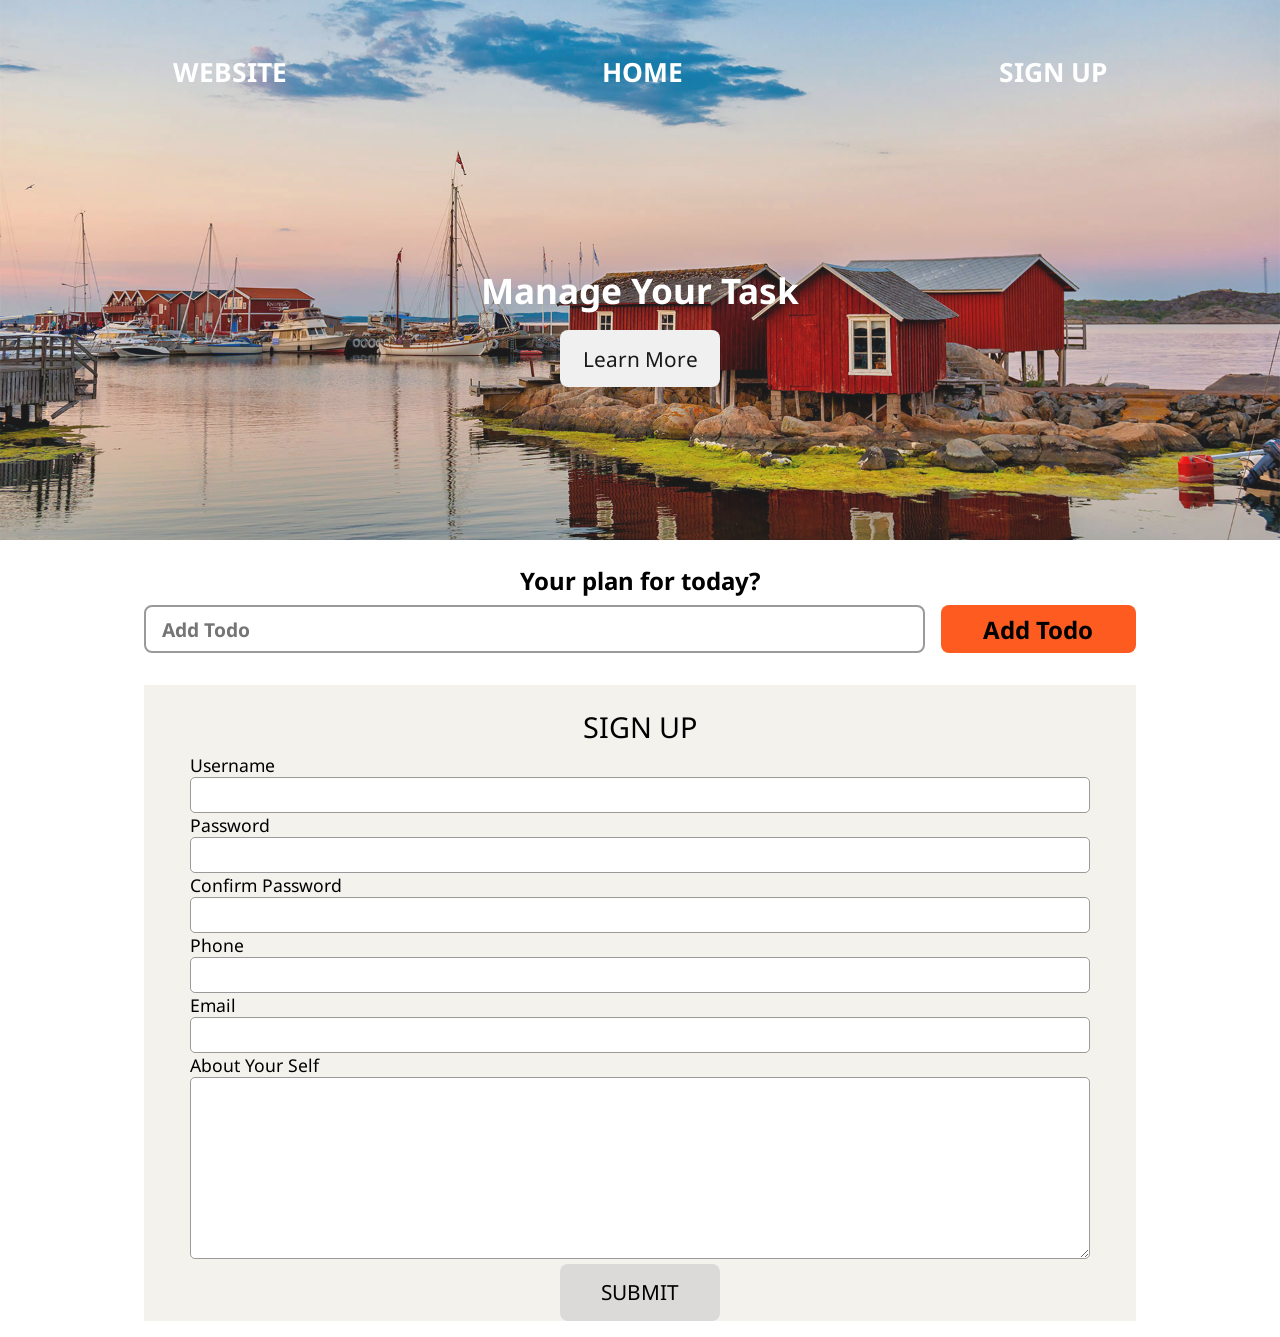
<file: index.html>
<!DOCTYPE html>
<html lang="en">
  <head>
    <meta charset="UTF-8" />
    <meta http-equiv="X-UA-Compatible" content="IE=edge" />
    <meta name="viewport" content="width=device-width, initial-scale=1.0" />
    <title>My Todo List</title>
    <!-- <link rel="preconnect" href="https://fonts.googleapis.com"> -->
    <link rel="preconnect" href="https://fonts.googleapis.com" />
    <link rel="preconnect" href="https://fonts.gstatic.com" crossorigin />
    <link
      href="https://fonts.googleapis.com/css2?family=Noto+Sans:wght@300&display=swap"
      rel="stylesheet"
    />
    <!-- <link rel="stylesheet" href="./map.css"> -->
    <link rel="stylesheet" href="./Todo.css" />
  </head>
  <body>
    <header class="header" id="header">
      <nav class="nav" id="nav">
        <ul class="ul1" id="ul1">
          <h1 id="ul1-h1">WEBSITE</h1>
          <li class="list-item" id="li1">
            <a href="#home" id="a">
              <h1><b>HOME</b></h1>
            </a>
          </li>
          <li class="list-item" id="li2">
            <a href="">
              <h1><b>SIGN UP</b></h1>
            </a>
          </li>
        </ul>
      </nav>
      <div class="headline" id="headline">
        <h1 id="headline_h1">Manage Your Task</h1>
        <button class="btn" id="btn">Learn More</button>
      </div>
    </header>
    <!-- add todo -->
    <div class="mainlist" id="mainlist">
      <section class="section-todo" id="section-todo">
        <h2 id="section-h2">Your plan for today?</h2>
        <div class="form-todo" id="form-todo">
          <input
            autofocus
            class="addtodol"
            type="text"
            name=""
            id="addtodol"
            placeholder="Add Todo"
          />
          <button class="addsubmit" type="button" value="" id="addsubmit">
            Add Todo
          </button>
        </div>
        <ul id="newul"></ul>
      </section>
      <!-- <section class="section-signup">
            <h1>SIGN UP</h1>
          </section> -->

      <form class="signUp" id="signUp">
        <div class="signuptext" id="signuptext">SIGN UP</div>
        <div class="form-group" id="form-grpup">
          <label for="Username">Username</label>
          <input type="text" name="Username" id="Username" />
        </div>
        <div class="form-group">
          <label for="password">Password</label>
          <input type="password" name="password" id="password" />
        </div>
        <div class="form-group">
          <label for="confirmpassword">Confirm Password</label>
          <input type="password" name="confirmpassword" id="confirmpassword" />
        </div>
        <div class="form-group">
          <label for="phone">Phone</label>
          <input type="text" name="phone" id="phone" />
        </div>
        <div class="form-group">
          <label for="email">Email</label>
          <input type="email" name="email" id="email" />
        </div>
        <div class="form-group">
          <label for="about">About Your Self</label>
          <textarea name="about" id="about" cols="30" rows="10"></textarea>
        </div>
        <button type="submit" class="btnsub" id="btnsub" value="Submit" >
          SUBMIT
        </button>
      </form>
    </div>

    <script src="./Todo.js"></script>
  </body>
</html>
</file>
<file: Todo.css>
/* @import url('https://fonts.googleapis.com/css2?family=Montserrat:wght@200&display=swap'); */

* {
  margin: 0;
  padding: 0;
  box-sizing: border-box;
  /* font-family: 'Montserrat', sans-serif; */
  font-family: "Noto Sans", sans-serif;
  user-select: none;
}
button {
  cursor: pointer;
  border: none;
}
body {
  opacity: 2;
}
.header {
  display: flex;
  justify-content: space-around;
  flex-direction: column;
  /* align-items: center; */
  color: white;
  font-size: 1.1rem;
  padding: 15px;
  width: 100%;
  background-image: url("./home.jpg");
  background-position: center;
  background-repeat: no-repeat;
  background-size: cover;
  height: 60vh;
  opacity: 0.9;
}

.nav {
  /* display: flex; */
  /* justify-content: space-between; */
  width: 100%;
}
.ul1 {
  display: flex;
  justify-content: space-around;
  /* gap: 2rem; */
  /* width: 100%; */
  list-style-type: none;
}

a {
  text-decoration: none;
  color: white;
}
.headline {
  display: flex;
  flex-direction: column;
  justify-content: center;
  align-items: center;
  /* width: 10rem; */
  /* height: 35rem; */
  color: white;
  gap: 1rem;
  /* transform: translate(10,10); */
  height: 20rem;
}
.btn {
  cursor: pointer;
  padding: 0.9rem;
  border-radius: 8px;
  border: none;
  width: 10rem;
  font-size: 1.3rem;
  font-weight: normal;
}
.btn:hover {
  background-color: rgb(239, 232, 232);
}

.mainlist {
  /* display: flex; */
  flex-direction: column;
  justify-content: center;
  /* border: 5px solid black; */
  /* padding: 10rem; */
  width: 80%;
  margin: auto;
  padding: 1rem;
}
.section-todo {
  /* display: flex;
    flex-direction: column;*/
  text-align: center;
  /* margin: 1rem; */
  /* gap: 11rem; */
  width: 100%;
  /* border: 5px solid green; */
  padding-bottom: 1rem;
}
.section-todo h2 {
  margin: 0.5rem;
}
.form-todo {
  display: flex;
  height: 3rem;
  gap: 1rem;
}

.addtodol {
  width: 80%;
  font-size: 1.2rem;
  font-weight: bold;
  padding: 1rem;
  color: rgb(72, 68, 68);
  border-radius: 8px;
  border: 2px solid rgb(155, 153, 153);
  outline: none;
  /* margin: .1rem; */
}
#newul {
  /* border: 2px solid black; */
  list-style-type: none;

  margin-top: 1rem;
  border-radius: 8px;
  font-size: 1.2rem;

  /* font-weight: bolder; */
  /* display: none; */
  /* display: flex; */
}
.listitem {
  display: flex;
  justify-content: space-between;
  align-items: center;
  /* border: 2px solid red; */
  border: 2px solid rgb(147, 142, 142);
  padding: 0.4rem;
  margin-bottom: 0.4rem;
  border-radius: 8px;
}
.listitem p {
  font-size: 1.4rem;
  font-weight: 200;
  margin-left: 12px;
}
.ul-btn {
  cursor: pointer;
  padding: 0.5rem;
  margin-right: 12px;
  border-radius: 8px;
  /* border: none;  */
  width: 10rem;
  font-size: 1.2rem;
  /* font-weight: normal; */
  background-color: rgb(72, 70, 70);
  color: wheat;
}
.addsubmit {
  width: 20%;
  background-color: rgb(253, 91, 32);
  font-size: 1.5rem;
  font-weight: bolder;
  border: none;
  border-radius: 8px;
}
.addsubmit:hover {
  background-color: rgb(242, 34, 34);
}
.section-signup {
  text-align: center;
}

/* //signupform */
.signuptext {
  font-weight: normal;
  padding: 0.4rem 0;
  font-size: 1.8rem;
}
.signUp {
  display: flex;
  flex-direction: column;
  justify-content: center;
  align-items: center;
  /* margin: auto; */
  /* border: 5px dotted orange; */
  padding-top: 1rem;
  background-color: rgb(244, 242, 237);
}
.signUp textarea {
  width: 100vh;
  border-radius: 5px;
  border: 1px solid rgb(155, 153, 153);
  outline: none;
}
.signUp label {
  display: block;
  font-size: 1.1rem;
}
.signUp input {
  display: block;
  width: 100vh;
  border-radius: 5px;
  border: 1px solid rgb(155, 153, 153);
  padding: 0.5rem;
  outline: none;
  /* border: none; */
}
.btnsub {
  cursor: pointer;
  padding: 0.9rem;
  border-radius: 8px;
  border: none;
  background-color: rgb(220, 217, 217);
  width: 10rem;
  font-size: 1.3rem;
  font-weight: normal;
}
.btnsub:hover {
  background-color: rgb(176, 181, 181);
}
.form-grpup {
  margin-top: 1rem;
  outline: none;
  border: none;
}
</file>
